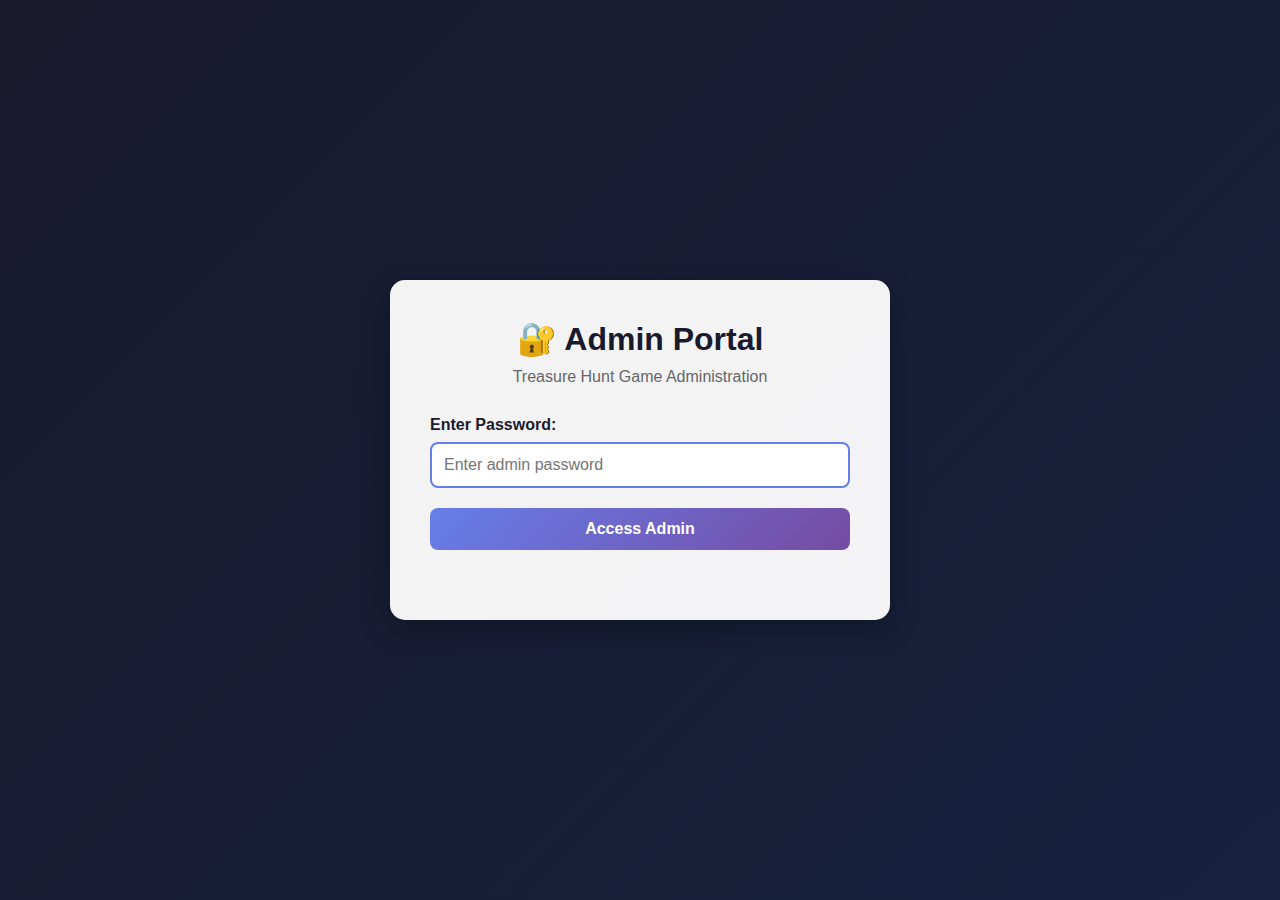
<file: admin/index.html>
<!DOCTYPE html>
<html lang="en">
<head>
    <meta charset="UTF-8">
    <meta name="viewport" content="width=device-width, initial-scale=1.0">
    <title>Admin Portal - Treasure Hunt Game</title>
    <style>
        * {
            margin: 0;
            padding: 0;
            box-sizing: border-box;
        }

        body {
            font-family: 'Inter', sans-serif;
            background: linear-gradient(135deg, #1a1a2e 0%, #16213e 100%);
            min-height: 100vh;
            display: flex;
            align-items: center;
            justify-content: center;
            padding: 20px;
        }

        .admin-container {
            background: rgba(255, 255, 255, 0.95);
            border-radius: 15px;
            padding: 40px;
            max-width: 500px;
            width: 100%;
            box-shadow: 0 10px 30px rgba(0, 0, 0, 0.3);
        }

        .admin-header {
            text-align: center;
            margin-bottom: 30px;
        }

        .admin-header h1 {
            color: #1a1a2e;
            font-size: 2rem;
            margin-bottom: 10px;
        }

        .admin-header p {
            color: #666;
            font-size: 1rem;
        }

        .password-form {
            margin-bottom: 30px;
        }

        .form-group {
            margin-bottom: 20px;
        }

        .form-group label {
            display: block;
            margin-bottom: 8px;
            font-weight: 600;
            color: #1a1a2e;
        }

        .form-group input {
            width: 100%;
            padding: 12px;
            border: 2px solid #e0e0e0;
            border-radius: 8px;
            font-size: 1rem;
            font-family: 'Inter', sans-serif;
            transition: border-color 0.3s;
        }

        .form-group input:focus {
            outline: none;
            border-color: #667eea;
        }

        .btn-submit {
            width: 100%;
            padding: 12px;
            background: linear-gradient(135deg, #667eea 0%, #764ba2 100%);
            color: white;
            border: none;
            border-radius: 8px;
            font-size: 1rem;
            font-weight: 600;
            cursor: pointer;
            transition: transform 0.2s;
        }

        .btn-submit:hover {
            transform: translateY(-2px);
        }

        .error-message {
            color: #e94560;
            font-size: 0.9rem;
            margin-top: 10px;
            text-align: center;
            display: none;
        }

        .error-message.show {
            display: block;
        }

        .admin-links {
            display: none;
        }

        .admin-links.show {
            display: block;
        }

        .admin-links h2 {
            color: #1a1a2e;
            margin-bottom: 20px;
            font-size: 1.5rem;
            text-align: center;
        }

        .links-list {
            list-style: none;
        }

        .links-list li {
            margin-bottom: 15px;
        }

        .links-list a {
            display: block;
            padding: 15px 20px;
            background: linear-gradient(135deg, #667eea 0%, #764ba2 100%);
            color: white;
            text-decoration: none;
            border-radius: 8px;
            text-align: center;
            font-weight: 600;
            transition: transform 0.2s, box-shadow 0.2s;
        }

        .links-list a:hover {
            transform: translateY(-2px);
            box-shadow: 0 5px 15px rgba(102, 126, 234, 0.4);
        }

        .links-list a.coming-soon {
            background: #ccc;
            cursor: not-allowed;
            opacity: 0.6;
        }

        .links-list a.coming-soon:hover {
            transform: none;
            box-shadow: none;
        }
    </style>
</head>
<body>
    <div class="admin-container">
        <div class="admin-header">
            <h1>🔐 Admin Portal</h1>
            <p>Treasure Hunt Game Administration</p>
        </div>

        <!-- Password Form -->
        <div class="password-form" id="password-form">
            <div class="form-group">
                <label for="password-input">Enter Password:</label>
                <input type="password" id="password-input" placeholder="Enter admin password" autocomplete="off">
            </div>
            <button class="btn-submit" onclick="checkPassword()">Access Admin</button>
            <div class="error-message" id="error-message">Incorrect password. Please try again.</div>
        </div>

        <!-- Admin Links (shown after correct password) -->
        <div class="admin-links" id="admin-links">
            <h2>Admin Dashboard</h2>
            <ul class="links-list">
                <li>
                    <a href="../index.html" target="_blank">🎮 Launch Game</a>
                </li>
                <li>
                    <a href="../admin-dashboard.html" target="_blank">📊 Admin Dashboard</a>
                </li>
                <li>
                    <a href="../feedback-stats.html" target="_blank">💬 Feedback Statistics</a>
                </li>
                <li>
                    <a href="../booking.html" target="_blank">📅 Game Booking Page</a>
                </li>
            </ul>
        </div>
    </div>

    <script>
        const ADMIN_PASSWORD = 'chicken';

        function checkPassword() {
            const passwordInput = document.getElementById('password-input');
            const errorMessage = document.getElementById('error-message');
            const passwordForm = document.getElementById('password-form');
            const adminLinks = document.getElementById('admin-links');

            const enteredPassword = passwordInput.value.trim();

            if (enteredPassword === ADMIN_PASSWORD) {
                // Correct password - show admin links
                passwordForm.style.display = 'none';
                adminLinks.classList.add('show');
                errorMessage.classList.remove('show');
            } else {
                // Incorrect password - show error
                errorMessage.classList.add('show');
                passwordInput.value = '';
                passwordInput.focus();
            }
        }

        // Allow Enter key to submit password
        document.getElementById('password-input').addEventListener('keypress', function(e) {
            if (e.key === 'Enter') {
                checkPassword();
            }
        });

        // Focus on password input when page loads
        window.addEventListener('load', function() {
            document.getElementById('password-input').focus();
        });
    </script>
</body>
</html>
</file>
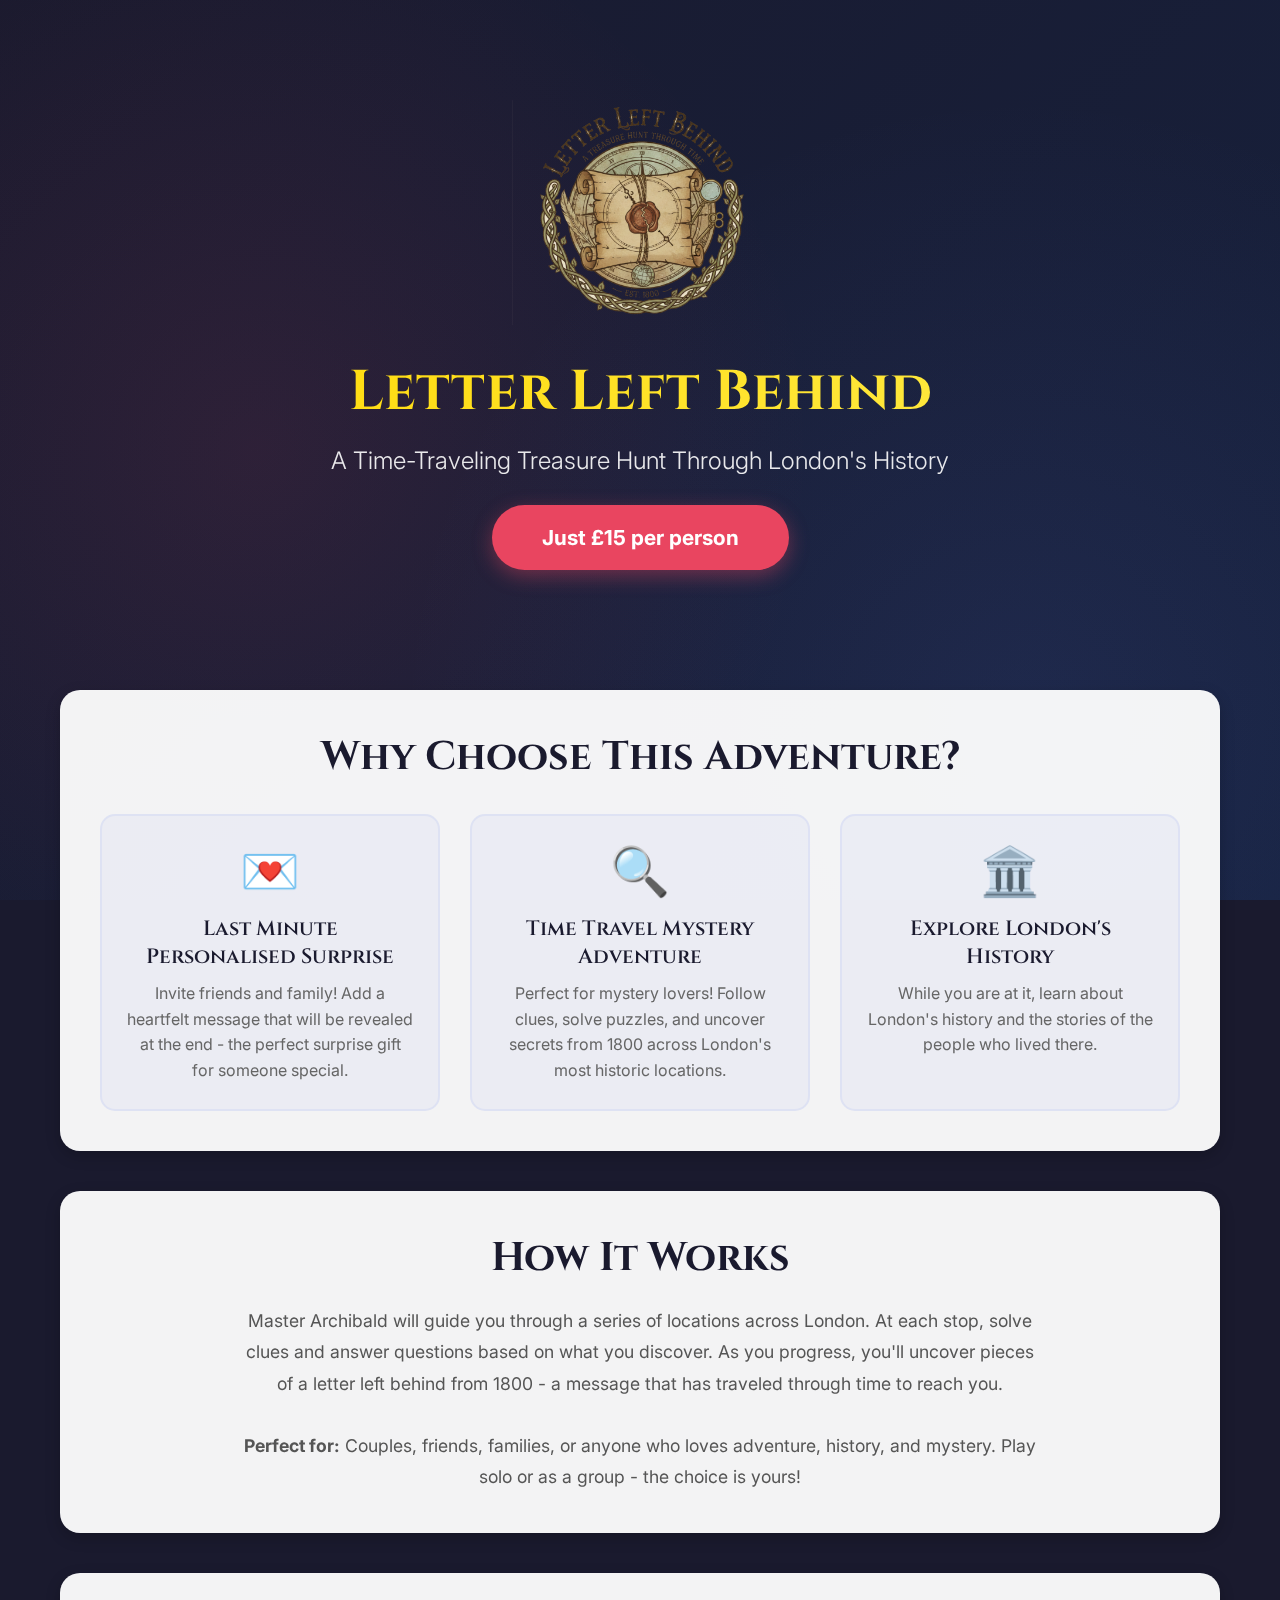
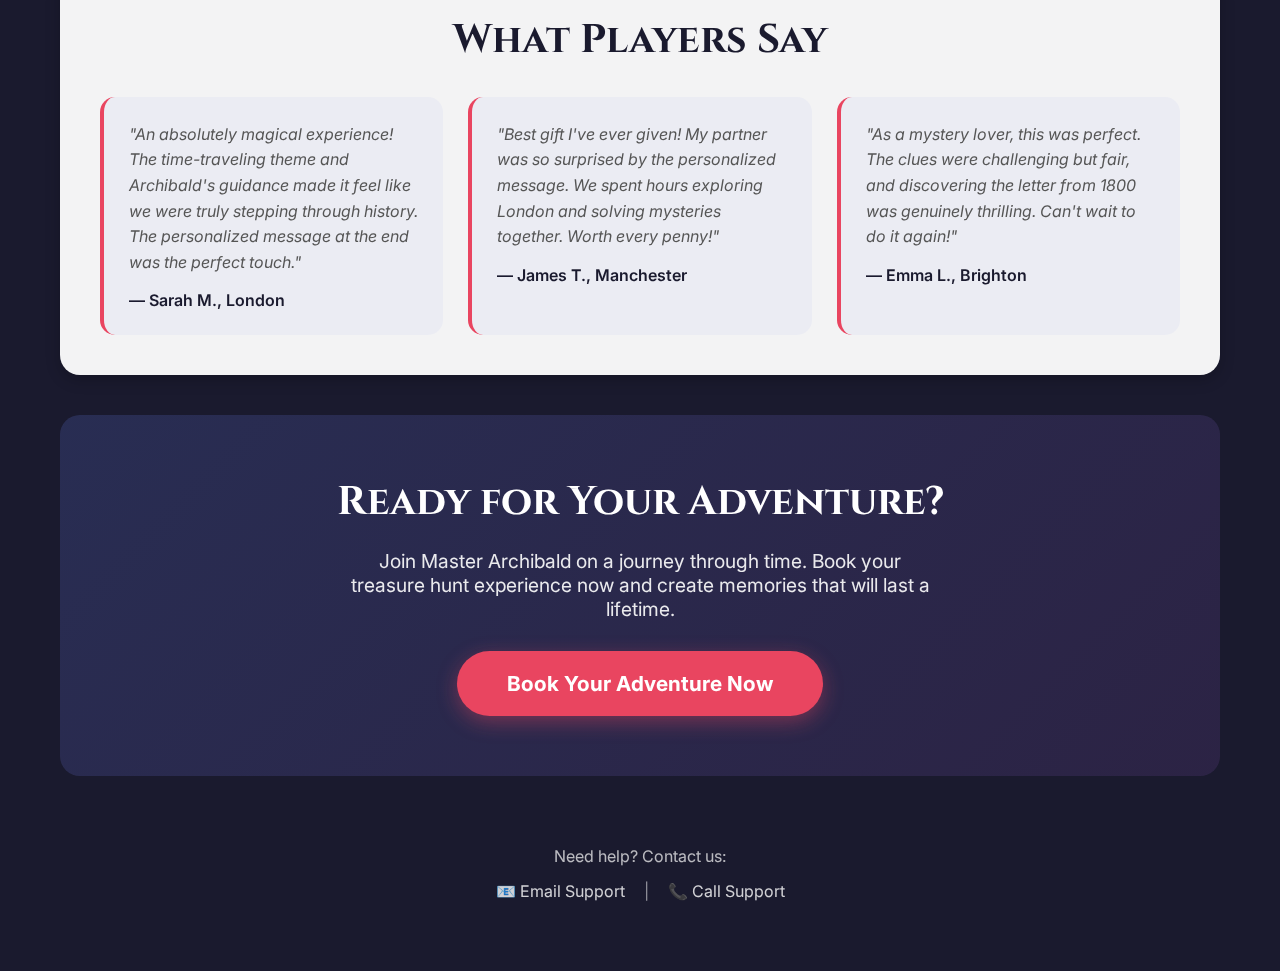
<file: landing.html>
<!DOCTYPE html>
<html lang="en">
<head>
    <meta charset="UTF-8">
    <meta name="viewport" content="width=device-width, initial-scale=1.0">
    <title>Letter Left Behind - Time-Traveling Treasure Hunt in London</title>
    <link rel="preconnect" href="https://fonts.googleapis.com">
    <link rel="preconnect" href="https://fonts.gstatic.com" crossorigin>
    <link href="https://fonts.googleapis.com/css2?family=Cinzel:wght@400;600;700&family=Inter:wght@300;400;500;600;700&display=swap" rel="stylesheet">
    <link rel="stylesheet" href="styles.css">
    <style>
        .landing-container {
            max-width: 1200px;
            margin: 0 auto;
            padding: 40px 20px;
        }

        .hero-section {
            text-align: center;
            padding: 60px 20px;
            margin-bottom: 60px;
        }

        .hero-logo {
            max-width: 300px;
            height: auto;
            margin-bottom: 30px;
        }

        .hero-title {
            font-family: 'Cinzel', serif;
            font-size: 3.5rem;
            font-weight: 700;
            background: linear-gradient(135deg, #ffd700, #ffed4e);
            -webkit-background-clip: text;
            -webkit-text-fill-color: transparent;
            background-clip: text;
            margin-bottom: 20px;
            line-height: 1.2;
        }

        .hero-subtitle {
            font-size: 1.5rem;
            color: rgba(255, 255, 255, 0.9);
            margin-bottom: 30px;
            font-weight: 300;
        }

        .price-badge {
            display: inline-block;
            background: var(--accent-color);
            color: white;
            padding: 15px 30px;
            border-radius: 50px;
            font-size: 1.3rem;
            font-weight: 700;
            margin-bottom: 40px;
            box-shadow: 0 4px 15px rgba(233, 69, 96, 0.4);
        }

        .feature-section {
            background: var(--card-bg);
            color: var(--text-dark);
            border-radius: 20px;
            padding: 40px;
            margin-bottom: 40px;
            box-shadow: var(--shadow-light);
        }

        .feature-grid {
            display: grid;
            grid-template-columns: repeat(auto-fit, minmax(280px, 1fr));
            gap: 30px;
            margin-top: 30px;
        }

        .feature-card {
            text-align: center;
            padding: 25px;
            background: rgba(102, 126, 234, 0.05);
            border-radius: 15px;
            border: 2px solid rgba(102, 126, 234, 0.1);
            transition: transform 0.3s, box-shadow 0.3s;
        }

        .feature-card:hover {
            transform: translateY(-5px);
            box-shadow: 0 10px 25px rgba(0, 0, 0, 0.15);
        }

        .feature-icon {
            font-size: 3rem;
            margin-bottom: 15px;
        }

        .feature-title {
            font-family: 'Cinzel', serif;
            font-size: 1.3rem;
            color: var(--primary-color);
            margin-bottom: 10px;
            font-weight: 600;
        }

        .feature-text {
            color: #666;
            line-height: 1.6;
        }

        .section-title {
            font-family: 'Cinzel', serif;
            font-size: 2.5rem;
            color: var(--primary-color);
            margin-bottom: 20px;
            text-align: center;
        }

        .testimonials-section {
            background: var(--card-bg);
            color: var(--text-dark);
            border-radius: 20px;
            padding: 40px;
            margin-bottom: 40px;
            box-shadow: var(--shadow-light);
        }

        .testimonials-grid {
            display: grid;
            grid-template-columns: repeat(auto-fit, minmax(300px, 1fr));
            gap: 25px;
            margin-top: 30px;
        }

        .testimonial-card {
            background: rgba(102, 126, 234, 0.05);
            padding: 25px;
            border-radius: 15px;
            border-left: 4px solid var(--accent-color);
        }

        .testimonial-text {
            font-style: italic;
            color: #555;
            margin-bottom: 15px;
            line-height: 1.6;
        }

        .testimonial-author {
            font-weight: 600;
            color: var(--primary-color);
        }

        .cta-section {
            text-align: center;
            padding: 60px 20px;
            background: linear-gradient(135deg, rgba(102, 126, 234, 0.2), rgba(118, 75, 162, 0.2));
            border-radius: 20px;
            margin-bottom: 40px;
        }

        .cta-title {
            font-family: 'Cinzel', serif;
            font-size: 2.5rem;
            color: white;
            margin-bottom: 20px;
        }

        .cta-text {
            font-size: 1.2rem;
            color: rgba(255, 255, 255, 0.9);
            margin-bottom: 30px;
            max-width: 600px;
            margin-left: auto;
            margin-right: auto;
        }

        .btn-booking {
            background: var(--accent-color);
            color: white;
            padding: 20px 50px;
            border: none;
            border-radius: 50px;
            font-size: 1.3rem;
            font-weight: 700;
            cursor: pointer;
            transition: all 0.3s;
            box-shadow: 0 6px 20px rgba(233, 69, 96, 0.4);
            text-decoration: none;
            display: inline-block;
            font-family: 'Inter', sans-serif;
        }

        .btn-booking:hover {
            transform: translateY(-3px);
            box-shadow: 0 8px 25px rgba(233, 69, 96, 0.6);
        }

        .support-links {
            text-align: center;
            padding: 30px 20px;
            margin-top: 40px;
        }

        .support-links a {
            color: rgba(255, 255, 255, 0.8);
            text-decoration: none;
            margin: 0 15px;
            transition: color 0.3s;
        }

        .support-links a:hover {
            color: var(--accent-color);
        }

        @media (max-width: 768px) {
            .hero-title {
                font-size: 2.5rem;
            }

            .hero-subtitle {
                font-size: 1.2rem;
            }

            .feature-grid,
            .testimonials-grid {
                grid-template-columns: 1fr;
            }

            .section-title {
                font-size: 2rem;
            }

            .btn-booking {
                padding: 18px 40px;
                font-size: 1.1rem;
            }
        }
    </style>
</head>
<body>
    <div class="landing-container">
        <!-- Hero Section -->
        <div class="hero-section">
            <img src="images/letter-left-behind-logo.png" alt="Letter Left Behind" class="hero-logo" onerror="this.style.display='none';">
            <h1 class="hero-title">Letter Left Behind</h1>
            <p class="hero-subtitle">A Time-Traveling Treasure Hunt Through London's History</p>
            <a href="booking.html" class="btn-booking">Just £15 per person</a>
            <!-- <div class="price-badge">Just £15 per person</div> --> 
        </div>

        <!-- Features Section -->
        <div class="feature-section">
            <h2 class="section-title">Why Choose This Adventure?</h2>
            <div class="feature-grid">
                <div class="feature-card">
                    <div class="feature-icon">💌</div>
                    <h3 class="feature-title">Last Minute Personalised Surprise</h3>
                    <p class="feature-text">Invite friends and family! Add a heartfelt message that will be revealed at the end - the perfect surprise gift for someone special.</p>
                </div>
                <div class="feature-card">
                    <div class="feature-icon">🔍</div>
                    <h3 class="feature-title">Time Travel Mystery Adventure</h3>
                    <p class="feature-text">Perfect for mystery lovers! Follow clues, solve puzzles, and uncover secrets from 1800 across London's most historic locations.</p>
                </div>
                <div class="feature-card">
                    <div class="feature-icon">🏛️</div>
                    <h3 class="feature-title">Explore London's History</h3>
                    <p class="feature-text">While you are at it, learn about London's history and the stories of the people who lived there.</p>
                </div>
            </div>
        </div>

        <!-- How It Works -->
        <div class="feature-section">
            <h2 class="section-title">How It Works</h2>
            <div style="max-width: 800px; margin: 0 auto;">
                <p style="font-size: 1.1rem; line-height: 1.8; color: #555; text-align: center; margin-bottom: 30px;">
                    Master Archibald will guide you through a series of locations across London. At each stop, solve clues and answer questions based on what you discover. As you progress, you'll uncover pieces of a letter left behind from 1800 - a message that has traveled through time to reach you.
                </p>
                <p style="font-size: 1.1rem; line-height: 1.8; color: #555; text-align: center;">
                    <strong>Perfect for:</strong> Couples, friends, families, or anyone who loves adventure, history, and mystery. Play solo or as a group - the choice is yours!
                </p>
            </div>
        </div>

        <!-- Testimonials -->
        <div class="testimonials-section">
            <h2 class="section-title">What Players Say</h2>
            <div class="testimonials-grid">
                <div class="testimonial-card">
                    <p class="testimonial-text">"An absolutely magical experience! The time-traveling theme and Archibald's guidance made it feel like we were truly stepping through history. The personalized message at the end was the perfect touch."</p>
                    <p class="testimonial-author">— Sarah M., London</p>
                </div>
                <div class="testimonial-card">
                    <p class="testimonial-text">"Best gift I've ever given! My partner was so surprised by the personalized message. We spent hours exploring London and solving mysteries together. Worth every penny!"</p>
                    <p class="testimonial-author">— James T., Manchester</p>
                </div>
                <div class="testimonial-card">
                    <p class="testimonial-text">"As a mystery lover, this was perfect. The clues were challenging but fair, and discovering the letter from 1800 was genuinely thrilling. Can't wait to do it again!"</p>
                    <p class="testimonial-author">— Emma L., Brighton</p>
                </div>
            </div>
        </div>

        <!-- CTA Section -->
        <div class="cta-section">
            <h2 class="cta-title">Ready for Your Adventure?</h2>
            <p class="cta-text">Join Master Archibald on a journey through time. Book your treasure hunt experience now and create memories that will last a lifetime.</p>
            <a href="booking.html" class="btn-booking">Book Your Adventure Now</a>
        </div>

        <!-- Support Links -->
        <div class="support-links">
            <p style="margin-bottom: 15px; color: rgba(255, 255, 255, 0.7);">Need help? Contact us:</p>
            <a href="mailto:meghana.shettigar@gmail.com?subject=Question about Letter Left Behind">📧 Email Support</a>
            <span style="color: rgba(255, 255, 255, 0.5);">|</span>
            <a href="tel:+447435672248">📞 Call Support</a>
        </div>
    </div>
</body>
</html>
</file>
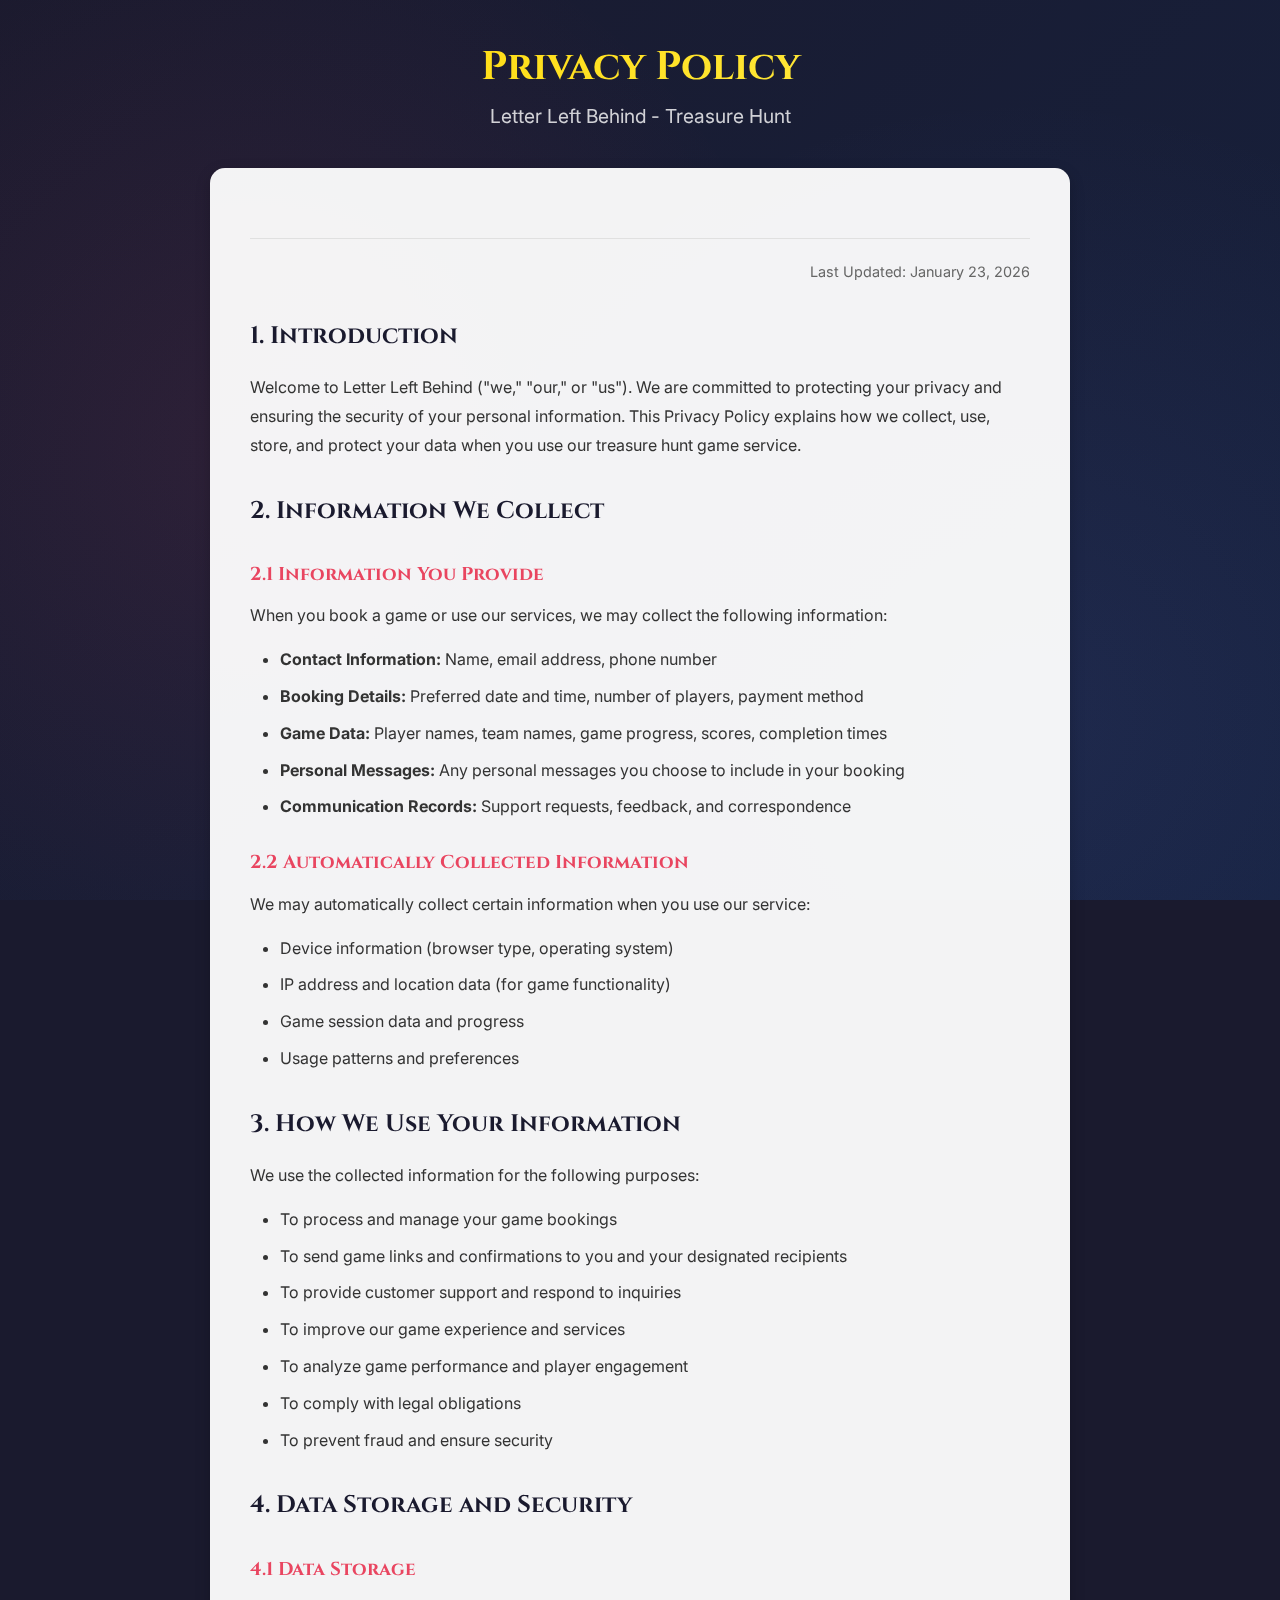
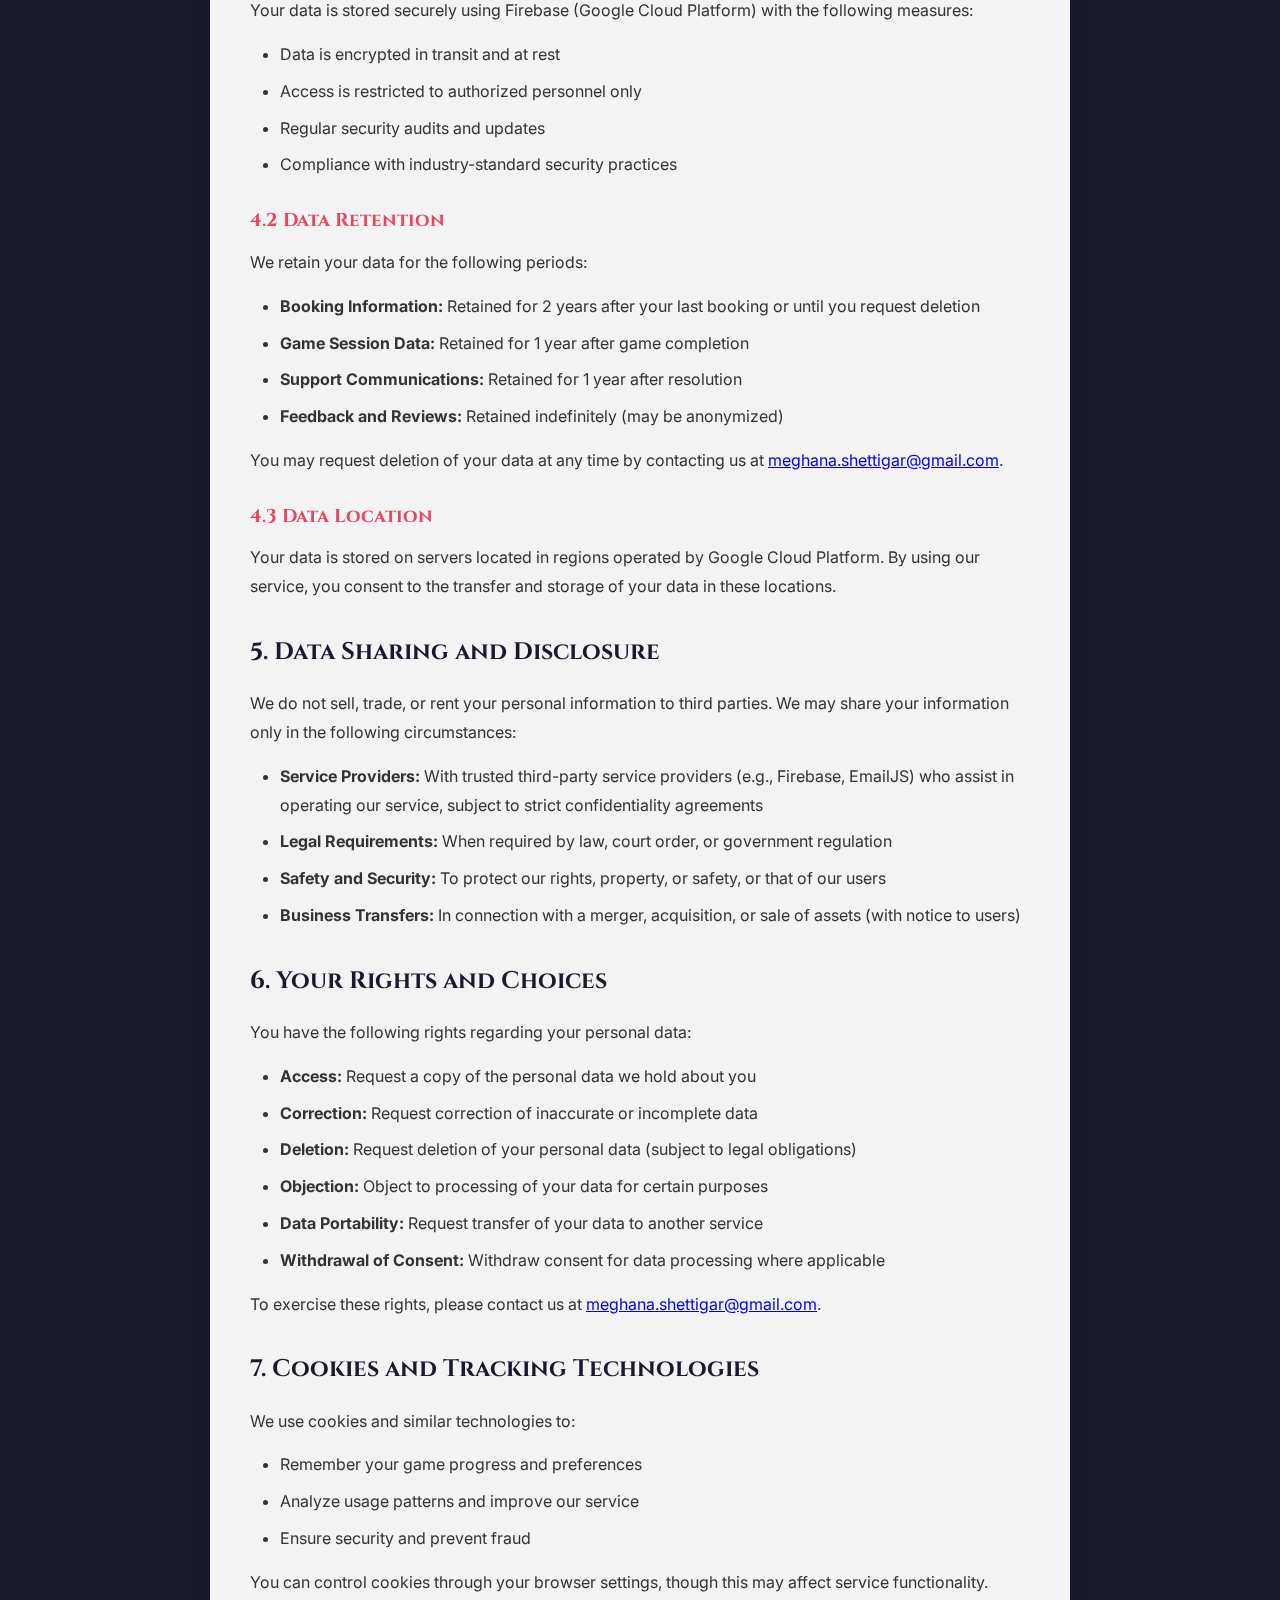
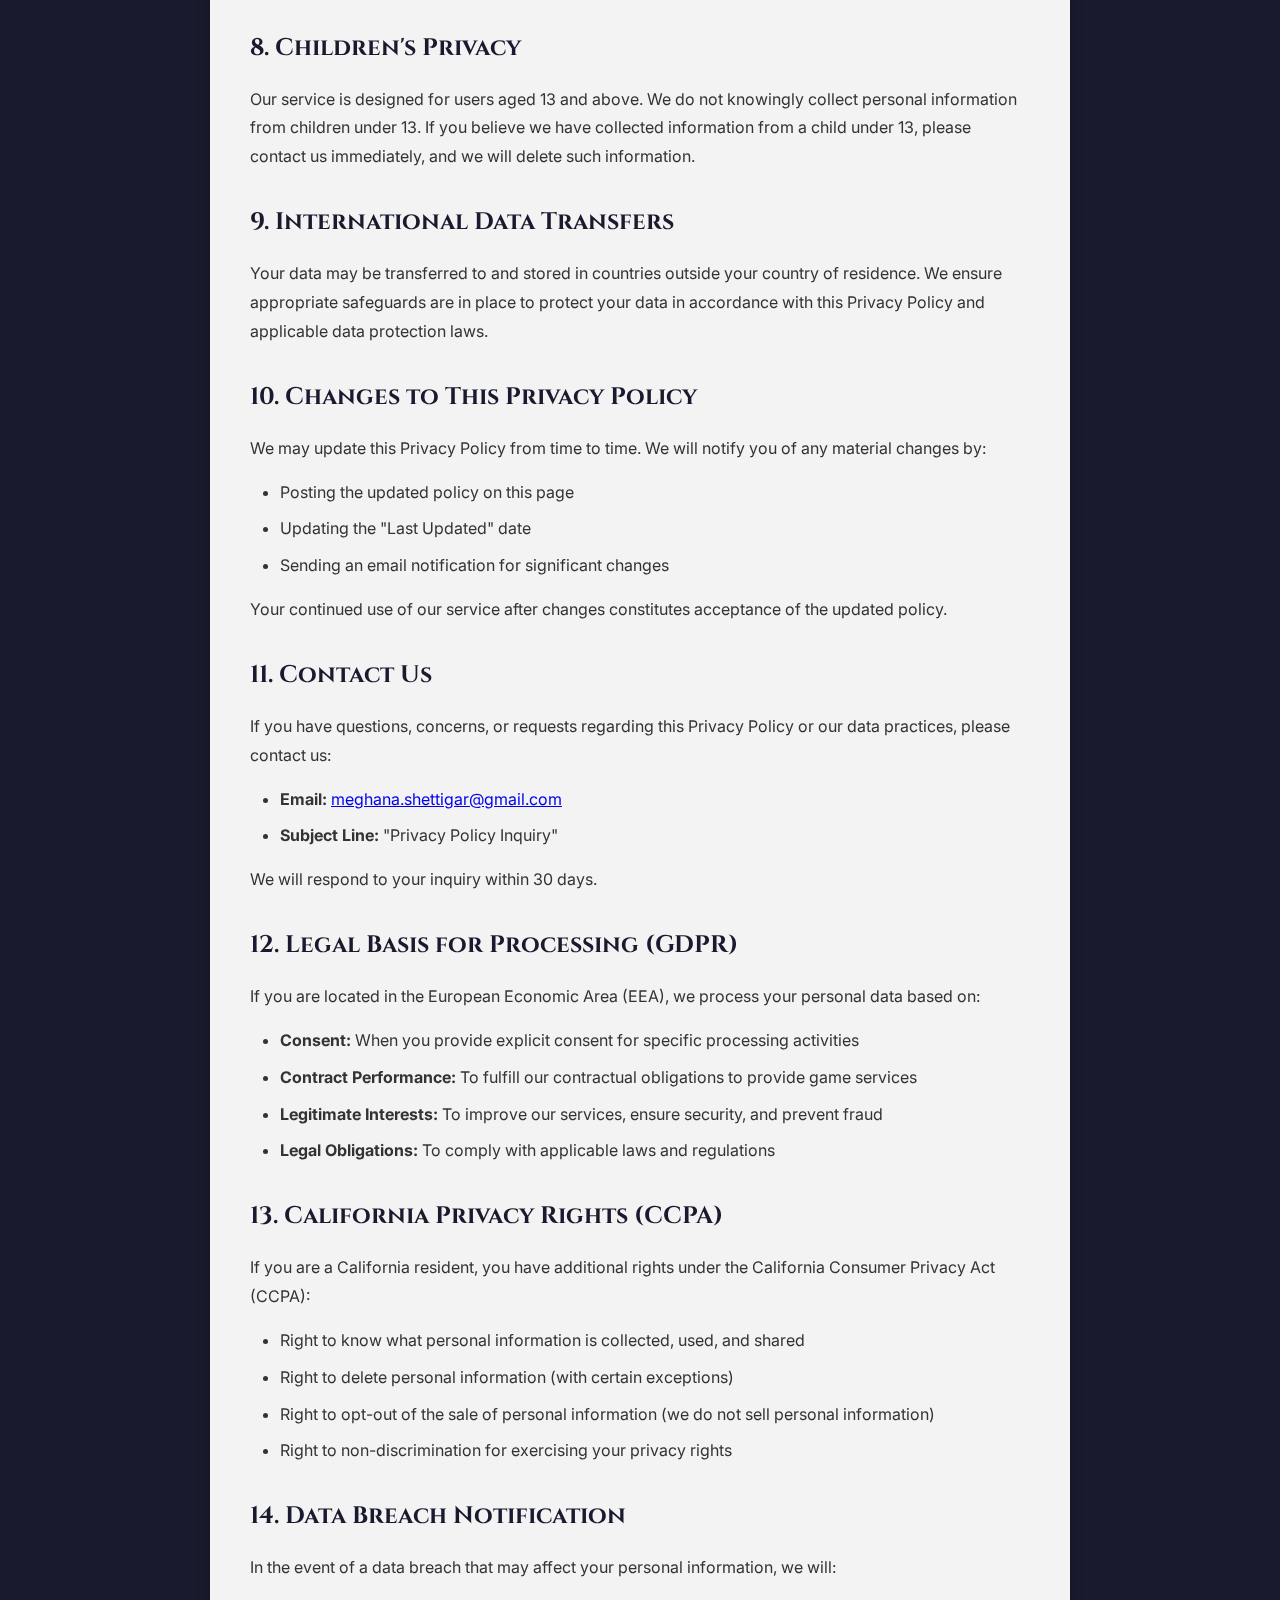
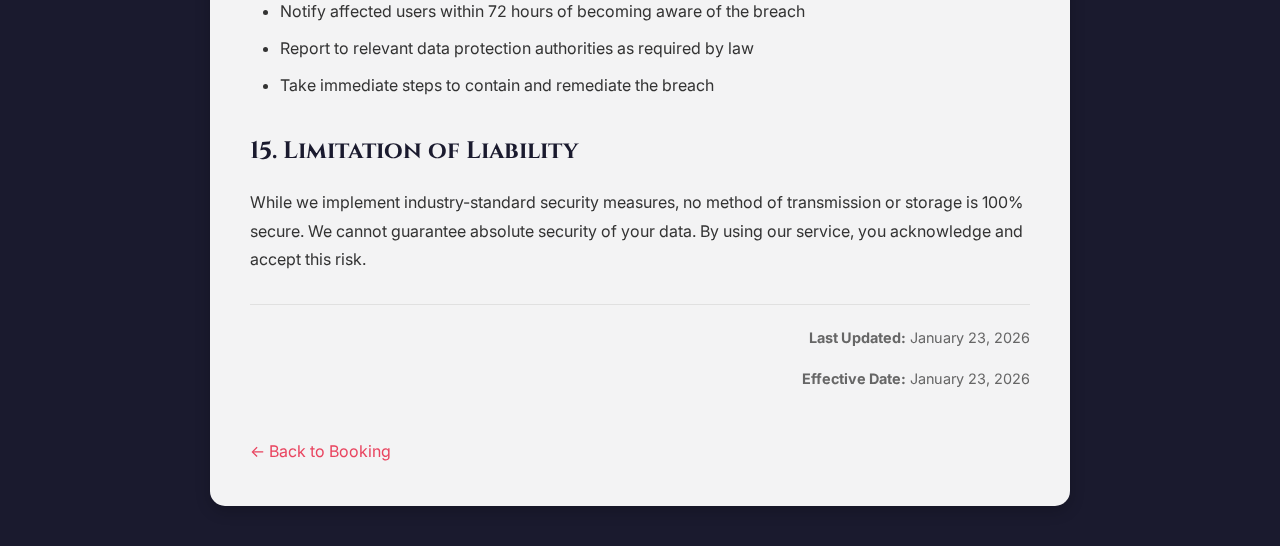
<file: privacy-policy.html>
<!DOCTYPE html>
<html lang="en">
<head>
    <meta charset="UTF-8">
    <meta name="viewport" content="width=device-width, initial-scale=1.0">
    <title>Privacy Policy - Letter Left Behind</title>
    <link rel="preconnect" href="https://fonts.googleapis.com">
    <link rel="preconnect" href="https://fonts.gstatic.com" crossorigin>
    <link href="https://fonts.googleapis.com/css2?family=Cinzel:wght@400;600;700&family=Inter:wght@300;400;500;600;700&display=swap" rel="stylesheet">
    <link rel="stylesheet" href="styles.css">
    <style>
        .policy-container {
            max-width: 900px;
            margin: 0 auto;
            padding: 40px 20px;
            color: var(--text-dark);
        }
        .policy-header {
            text-align: center;
            margin-bottom: 40px;
        }
        .policy-content {
            background: var(--card-bg);
            border-radius: 15px;
            padding: 40px;
            box-shadow: var(--shadow-light);
            line-height: 1.8;
        }
        .policy-content h2 {
            font-family: 'Cinzel', serif;
            color: var(--primary-color);
            margin-top: 30px;
            margin-bottom: 15px;
        }
        .policy-content h2:first-child {
            margin-top: 0;
        }
        .policy-content h3 {
            font-family: 'Cinzel', serif;
            color: var(--accent-color);
            margin-top: 25px;
            margin-bottom: 10px;
        }
        .policy-content p {
            margin-bottom: 15px;
        }
        .policy-content ul, .policy-content ol {
            margin-bottom: 15px;
            padding-left: 30px;
        }
        .policy-content li {
            margin-bottom: 8px;
        }
        .back-link {
            display: inline-block;
            margin-top: 30px;
            color: var(--accent-color);
            text-decoration: none;
        }
        .back-link:hover {
            text-decoration: underline;
        }
        .last-updated {
            text-align: right;
            font-size: 0.9rem;
            color: #666;
            margin-top: 30px;
            padding-top: 20px;
            border-top: 1px solid #e0e0e0;
        }
    </style>
</head>
<body>
    <div class="policy-container">
        <div class="policy-header">
            <h1 class="game-title">Privacy Policy</h1>
            <p class="game-subtitle">Letter Left Behind - Treasure Hunt</p>
        </div>

        <div class="policy-content">
            <p class="last-updated">Last Updated: January 23, 2026</p>

            <h2>1. Introduction</h2>
            <p>Welcome to Letter Left Behind ("we," "our," or "us"). We are committed to protecting your privacy and ensuring the security of your personal information. This Privacy Policy explains how we collect, use, store, and protect your data when you use our treasure hunt game service.</p>

            <h2>2. Information We Collect</h2>
            <h3>2.1 Information You Provide</h3>
            <p>When you book a game or use our services, we may collect the following information:</p>
            <ul>
                <li><strong>Contact Information:</strong> Name, email address, phone number</li>
                <li><strong>Booking Details:</strong> Preferred date and time, number of players, payment method</li>
                <li><strong>Game Data:</strong> Player names, team names, game progress, scores, completion times</li>
                <li><strong>Personal Messages:</strong> Any personal messages you choose to include in your booking</li>
                <li><strong>Communication Records:</strong> Support requests, feedback, and correspondence</li>
            </ul>

            <h3>2.2 Automatically Collected Information</h3>
            <p>We may automatically collect certain information when you use our service:</p>
            <ul>
                <li>Device information (browser type, operating system)</li>
                <li>IP address and location data (for game functionality)</li>
                <li>Game session data and progress</li>
                <li>Usage patterns and preferences</li>
            </ul>

            <h2>3. How We Use Your Information</h2>
            <p>We use the collected information for the following purposes:</p>
            <ul>
                <li>To process and manage your game bookings</li>
                <li>To send game links and confirmations to you and your designated recipients</li>
                <li>To provide customer support and respond to inquiries</li>
                <li>To improve our game experience and services</li>
                <li>To analyze game performance and player engagement</li>
                <li>To comply with legal obligations</li>
                <li>To prevent fraud and ensure security</li>
            </ul>

            <h2>4. Data Storage and Security</h2>
            <h3>4.1 Data Storage</h3>
            <p>Your data is stored securely using Firebase (Google Cloud Platform) with the following measures:</p>
            <ul>
                <li>Data is encrypted in transit and at rest</li>
                <li>Access is restricted to authorized personnel only</li>
                <li>Regular security audits and updates</li>
                <li>Compliance with industry-standard security practices</li>
            </ul>

            <h3>4.2 Data Retention</h3>
            <p>We retain your data for the following periods:</p>
            <ul>
                <li><strong>Booking Information:</strong> Retained for 2 years after your last booking or until you request deletion</li>
                <li><strong>Game Session Data:</strong> Retained for 1 year after game completion</li>
                <li><strong>Support Communications:</strong> Retained for 1 year after resolution</li>
                <li><strong>Feedback and Reviews:</strong> Retained indefinitely (may be anonymized)</li>
            </ul>
            <p>You may request deletion of your data at any time by contacting us at <a href="mailto:meghana.shettigar@gmail.com">meghana.shettigar@gmail.com</a>.</p>

            <h3>4.3 Data Location</h3>
            <p>Your data is stored on servers located in regions operated by Google Cloud Platform. By using our service, you consent to the transfer and storage of your data in these locations.</p>

            <h2>5. Data Sharing and Disclosure</h2>
            <p>We do not sell, trade, or rent your personal information to third parties. We may share your information only in the following circumstances:</p>
            <ul>
                <li><strong>Service Providers:</strong> With trusted third-party service providers (e.g., Firebase, EmailJS) who assist in operating our service, subject to strict confidentiality agreements</li>
                <li><strong>Legal Requirements:</strong> When required by law, court order, or government regulation</li>
                <li><strong>Safety and Security:</strong> To protect our rights, property, or safety, or that of our users</li>
                <li><strong>Business Transfers:</strong> In connection with a merger, acquisition, or sale of assets (with notice to users)</li>
            </ul>

            <h2>6. Your Rights and Choices</h2>
            <p>You have the following rights regarding your personal data:</p>
            <ul>
                <li><strong>Access:</strong> Request a copy of the personal data we hold about you</li>
                <li><strong>Correction:</strong> Request correction of inaccurate or incomplete data</li>
                <li><strong>Deletion:</strong> Request deletion of your personal data (subject to legal obligations)</li>
                <li><strong>Objection:</strong> Object to processing of your data for certain purposes</li>
                <li><strong>Data Portability:</strong> Request transfer of your data to another service</li>
                <li><strong>Withdrawal of Consent:</strong> Withdraw consent for data processing where applicable</li>
            </ul>
            <p>To exercise these rights, please contact us at <a href="mailto:meghana.shettigar@gmail.com">meghana.shettigar@gmail.com</a>.</p>

            <h2>7. Cookies and Tracking Technologies</h2>
            <p>We use cookies and similar technologies to:</p>
            <ul>
                <li>Remember your game progress and preferences</li>
                <li>Analyze usage patterns and improve our service</li>
                <li>Ensure security and prevent fraud</li>
            </ul>
            <p>You can control cookies through your browser settings, though this may affect service functionality.</p>

            <h2>8. Children's Privacy</h2>
            <p>Our service is designed for users aged 13 and above. We do not knowingly collect personal information from children under 13. If you believe we have collected information from a child under 13, please contact us immediately, and we will delete such information.</p>

            <h2>9. International Data Transfers</h2>
            <p>Your data may be transferred to and stored in countries outside your country of residence. We ensure appropriate safeguards are in place to protect your data in accordance with this Privacy Policy and applicable data protection laws.</p>

            <h2>10. Changes to This Privacy Policy</h2>
            <p>We may update this Privacy Policy from time to time. We will notify you of any material changes by:</p>
            <ul>
                <li>Posting the updated policy on this page</li>
                <li>Updating the "Last Updated" date</li>
                <li>Sending an email notification for significant changes</li>
            </ul>
            <p>Your continued use of our service after changes constitutes acceptance of the updated policy.</p>

            <h2>11. Contact Us</h2>
            <p>If you have questions, concerns, or requests regarding this Privacy Policy or our data practices, please contact us:</p>
            <ul>
                <li><strong>Email:</strong> <a href="mailto:meghana.shettigar@gmail.com">meghana.shettigar@gmail.com</a></li>
                <li><strong>Subject Line:</strong> "Privacy Policy Inquiry"</li>
            </ul>
            <p>We will respond to your inquiry within 30 days.</p>

            <h2>12. Legal Basis for Processing (GDPR)</h2>
            <p>If you are located in the European Economic Area (EEA), we process your personal data based on:</p>
            <ul>
                <li><strong>Consent:</strong> When you provide explicit consent for specific processing activities</li>
                <li><strong>Contract Performance:</strong> To fulfill our contractual obligations to provide game services</li>
                <li><strong>Legitimate Interests:</strong> To improve our services, ensure security, and prevent fraud</li>
                <li><strong>Legal Obligations:</strong> To comply with applicable laws and regulations</li>
            </ul>

            <h2>13. California Privacy Rights (CCPA)</h2>
            <p>If you are a California resident, you have additional rights under the California Consumer Privacy Act (CCPA):</p>
            <ul>
                <li>Right to know what personal information is collected, used, and shared</li>
                <li>Right to delete personal information (with certain exceptions)</li>
                <li>Right to opt-out of the sale of personal information (we do not sell personal information)</li>
                <li>Right to non-discrimination for exercising your privacy rights</li>
            </ul>

            <h2>14. Data Breach Notification</h2>
            <p>In the event of a data breach that may affect your personal information, we will:</p>
            <ul>
                <li>Notify affected users within 72 hours of becoming aware of the breach</li>
                <li>Report to relevant data protection authorities as required by law</li>
                <li>Take immediate steps to contain and remediate the breach</li>
            </ul>

            <h2>15. Limitation of Liability</h2>
            <p>While we implement industry-standard security measures, no method of transmission or storage is 100% secure. We cannot guarantee absolute security of your data. By using our service, you acknowledge and accept this risk.</p>

            <div class="last-updated">
                <p><strong>Last Updated:</strong> January 23, 2026</p>
                <p><strong>Effective Date:</strong> January 23, 2026</p>
            </div>

            <a href="booking.html" class="back-link">← Back to Booking</a>
        </div>
    </div>
</body>
</html>
</file>
<file: styles.css>
* {
    margin: 0;
    padding: 0;
    box-sizing: border-box;
}

:root {
    --primary-color: #1a1a2e;
    --secondary-color: #16213e;
    --accent-color: #e94560;
    --gold-color: #ffd700;
    --text-light: #f5f5f5;
    --text-dark: #333;
    --bg-gradient: linear-gradient(135deg, #667eea 0%, #764ba2 100%);
    --card-bg: rgba(255, 255, 255, 0.95);
    --shadow: 0 10px 30px rgba(0, 0, 0, 0.3);
    --shadow-light: 0 5px 15px rgba(0, 0, 0, 0.2);
}

html {
    scroll-behavior: smooth;
}

body {
    font-family: 'Inter', sans-serif;
    background: var(--primary-color);
    color: var(--text-light);
    overflow-x: hidden;
    min-height: 100vh;
    position: relative;
}

body::before {
    content: '';
    position: fixed;
    top: 0;
    left: 0;
    width: 100%;
    height: 100%;
    background: 
        radial-gradient(circle at 20% 50%, rgba(233, 69, 96, 0.1) 0%, transparent 50%),
        radial-gradient(circle at 80% 80%, rgba(102, 126, 234, 0.1) 0%, transparent 50%),
        linear-gradient(135deg, #1a1a2e 0%, #16213e 100%);
    z-index: -1;
}

.screen {
    display: none;
    min-height: 100vh;
    padding: 20px;
    animation: fadeIn 0.5s ease-in;
}

.screen.active {
    display: block;
}

@keyframes fadeIn {
    from {
        opacity: 0;
        transform: translateY(20px);
    }
    to {
        opacity: 1;
        transform: translateY(0);
    }
}

/* Tutorial Screen */
.tutorial-container {
    max-width: 700px;
    margin: 0 auto;
    padding: 20px;
    text-align: center;
}

.tutorial-header {
    margin-bottom: 30px;
}

.tutorial-content {
    padding: 10px;
    text-align: left;
    margin-bottom: 20px;
}

.tutorial-section {
    background: var(--card-bg);
    color: var(--text-dark);
    border-radius: 15px;
    padding: 25px;
    margin-bottom: 20px;
    box-shadow: var(--shadow-light);
}

.tutorial-icon {
    font-size: 2.5rem;
    margin-bottom: 15px;
    text-align: center;
}

.tutorial-section h3 {
    font-family: 'Cinzel', serif;
    font-size: 1.5rem;
    color: var(--primary-color);
    margin-bottom: 15px;
    text-align: center;
}

.tutorial-section p {
    font-size: 1rem;
    line-height: 1.8;
    color: var(--text-dark);
    margin-bottom: 15px;
}

.tutorial-list {
    list-style: none;
    padding-left: 0;
    margin: 15px 0;
}

.tutorial-list li {
    padding: 12px 15px;
    margin-bottom: 10px;
    background: rgba(102, 126, 234, 0.05);
    border-left: 4px solid var(--accent-color);
    border-radius: 8px;
    line-height: 1.6;
    font-size: 0.95rem;
}

.tutorial-list li strong {
    color: var(--primary-color);
    font-weight: 600;
}

.tutorial-list ol {
    counter-reset: tutorial-counter;
    padding-left: 0;
    list-style: none;
}

.tutorial-list ol li {
    counter-increment: tutorial-counter;
    padding-left: 50px;
    position: relative;
}

.tutorial-list ol li::before {
    content: counter(tutorial-counter);
    position: absolute;
    left: 15px;
    top: 12px;
    background: var(--accent-color);
    color: white;
    width: 25px;
    height: 25px;
    border-radius: 50%;
    display: flex;
    align-items: center;
    justify-content: center;
    font-weight: 600;
    font-size: 0.85rem;
    line-height: 1;
}

.tutorial-actions {
    display: flex;
    gap: 15px;
    justify-content: center;
    flex-wrap: wrap;
    padding-top: 20px;
    border-top: 2px solid rgba(255, 255, 255, 0.1);
}

.tutorial-actions .btn-primary,
.tutorial-actions .btn-secondary {
    max-width: 200px;
    flex: 1;
    min-width: 150px;
}

/* Welcome Screen */
.welcome-container {
    max-width: 600px;
    margin: 0 auto;
    padding: 40px 20px;
    text-align: center;
}

.time-machine-icon {
    font-size: 80px;
    margin-bottom: 20px;
    animation: pulse 2s ease-in-out infinite;
}

.time-machine-icon img {
    width: 100px;
    height: 100px;
    border-radius: 50%;
    object-fit: cover;
}

@keyframes pulse {
    0%, 100% {
        transform: scale(1);
    }
    50% {
        transform: scale(1.1);
    }
}

.game-title {
    font-family: 'Cinzel', serif;
    font-size: 2.5rem;
    font-weight: 700;
    margin-bottom: 10px;
    background: linear-gradient(135deg, #ffd700, #ffed4e);
    -webkit-background-clip: text;
    -webkit-text-fill-color: transparent;
    background-clip: text;
}

.game-subtitle {
    font-size: 1.2rem;
    color: rgba(255, 255, 255, 0.8);
    margin-bottom: 30px;
}

.story-intro {
    background: rgba(255, 255, 255, 0.1);
    backdrop-filter: blur(10px);
    border-radius: 15px;
    padding: 25px;
    margin-bottom: 30px;
    text-align: left;
    line-height: 1.8;
}

.story-intro p {
    margin-bottom: 15px;
}

.story-intro p:last-child {
    margin-bottom: 0;
}

.player-setup {
    background: var(--card-bg);
    color: var(--text-dark);
    border-radius: 15px;
    padding: 25px;
    margin-bottom: 30px;
    text-align: left;
}

.player-setup label {
    display: block;
    margin-bottom: 8px;
    font-weight: 600;
    color: var(--text-dark);
}

.player-setup input,
.player-setup select,
.player-setup textarea {
    width: 100%;
    padding: 12px;
    border: 2px solid #e0e0e0;
    border-radius: 8px;
    font-size: 1rem;
    margin-bottom: 20px;
    font-family: 'Inter', sans-serif;
    transition: border-color 0.3s;
}

.player-setup input:focus,
.player-setup select:focus,
.player-setup textarea:focus {
    outline: none;
    border-color: var(--accent-color);
}

/* Buttons */
.btn-primary,
.btn-secondary,
.btn-hint {
    padding: 15px 30px;
    border: none;
    border-radius: 10px;
    font-size: 1rem;
    font-weight: 600;
    cursor: pointer;
    transition: all 0.3s;
    font-family: 'Inter', sans-serif;
    width: 100%;
    margin-bottom: 10px;
    position: relative;
    overflow: hidden;
}

.btn-primary {
    background: var(--bg-gradient);
    color: white;
    box-shadow: var(--shadow-light);
}

.btn-primary:hover {
    transform: translateY(-2px);
    box-shadow: var(--shadow);
}

.btn-primary:active {
    transform: translateY(0);
}

.btn-secondary {
    background: rgba(255, 255, 255, 0.2);
    color: white;
    border: 2px solid rgba(255, 255, 255, 0.3);
}

.btn-secondary:hover {
    background: rgba(255, 255, 255, 0.3);
}

/* Button Sparkle Animation */
.btn-sparkle {
    position: relative;
}

.btn-sparkle::before {
    content: '';
    position: absolute;
    top: 50%;
    left: 50%;
    width: 0;
    height: 0;
    border-radius: 50%;
    background: rgba(255, 255, 255, 0.5);
    transform: translate(-50%, -50%);
    transition: width 0.6s, height 0.6s;
}

.btn-sparkle:hover::before {
    width: 300px;
    height: 300px;
}

.btn-sparkle::after {
    content: '✨';
    position: absolute;
    top: -10px;
    right: -10px;
    opacity: 0;
    animation: sparkle 2s infinite;
}

@keyframes sparkle {
    0%, 100% {
        opacity: 0;
        transform: scale(0);
    }
    50% {
        opacity: 1;
        transform: scale(1);
    }
}

/* Hint Buttons - Improved Accessibility */
.btn-hint {
    background: #FFD700;
    color: #1a1a2e;
    border: 2px solid #FFA500;
    font-size: 0.95rem;
    padding: 12px 20px;
    font-weight: 700;
}

.btn-hint:hover {
    background: #FFA500;
    color: #1a1a2e;
    transform: translateY(-2px);
    box-shadow: 0 4px 8px rgba(255, 215, 0, 0.4);
}

.btn-hint:disabled {
    opacity: 0.6;
    cursor: not-allowed;
    background: #cccccc;
    color: #666666;
    border-color: #999999;
}

.btn-hint:disabled:hover {
    transform: none;
    box-shadow: none;
}

/* Music Button */
.btn-music {
    background: rgba(255, 255, 255, 0.2);
    border: 2px solid rgba(255, 255, 255, 0.3);
    border-radius: 50%;
    width: 40px;
    height: 40px;
    display: flex;
    align-items: center;
    justify-content: center;
    cursor: pointer;
    font-size: 1.5rem;
    transition: all 0.3s;
    margin-left: 10px;
}

.btn-music:hover {
    background: rgba(255, 255, 255, 0.3);
    transform: scale(1.1);
}

.btn-music.playing {
    animation: pulse 1.5s ease-in-out infinite;
}

/* Game Screen */
.game-header {
    display: flex;
    justify-content: space-between;
    align-items: center;
    background: rgba(255, 255, 255, 0.1);
    backdrop-filter: blur(10px);
    border-radius: 15px;
    padding: 15px 20px;
    margin-bottom: 20px;
    flex-wrap: wrap;
    gap: 10px;
}

.game-header-left {
    display: flex;
    align-items: center;
}

.game-header-right {
    display: flex;
    align-items: center;
    gap: 10px;
}

.timer-container,
.score-container {
    display: flex;
    align-items: center;
    gap: 8px;
    font-size: 1.1rem;
    font-weight: 600;
}

.timer-icon,
.score-icon {
    font-size: 1.5rem;
}

.game-content {
    max-width: 600px;
    margin: 0 auto;
}

.game-section {
    background: var(--card-bg);
    color: var(--text-dark);
    border-radius: 15px;
    padding: 25px;
    margin-bottom: 20px;
    box-shadow: var(--shadow-light);
}

.section-header {
    margin-bottom: 20px;
    padding-bottom: 15px;
    border-bottom: 2px solid #e0e0e0;
}

.section-header h3 {
    font-family: 'Cinzel', serif;
    font-size: 1.5rem;
    color: var(--primary-color);
}

.clue-content {
    font-size: 1.1rem;
    line-height: 1.8;
    margin-bottom: 20px;
    min-height: 80px;
}

#clue-text {
    white-space: pre-line;
}

.question-content {
    font-size: 1.1rem;
    line-height: 1.8;
}

.location-info-content {
    margin-top: 15px;
}

.location-info-content p {
    margin-bottom: 10px;
}

.location-name {
    font-weight: 600;
    font-size: 1.2rem;
    color: var(--primary-color);
}

.location-description {
    color: #666;
    line-height: 1.6;
}

.hint-buttons {
    display: flex;
    gap: 10px;
    margin-top: 15px;
}

.hint-buttons .btn-hint {
    flex: 1;
    margin-bottom: 0;
}

.action-buttons {
    margin-top: 20px;
    position: relative;
    z-index: 10;
}

/* Location Stage Indicator */
.location-stage-indicator {
    background: linear-gradient(135deg, rgba(102, 126, 234, 0.15) 0%, rgba(118, 75, 162, 0.15) 100%);
    border-left: 4px solid var(--accent-color);
    border-radius: 8px;
    padding: 12px 20px;
    margin-bottom: 20px;
    text-align: center;
    backdrop-filter: blur(10px);
}

.location-stage-indicator #stage-text {
    font-family: 'Cinzel', serif;
    font-size: 1rem;
    color: #e0e0e0;
    font-weight: 600;
    letter-spacing: 0.5px;
}

/* Fade In Animation for Next Clue */
.fade-in {
    animation: fadeInSlow 1s ease-in;
}

@keyframes fadeInSlow {
    0% {
        opacity: 0;
    }
    100% {
        opacity: 1;
    }
}

/* Scroll Reveal Animation for Location Question */
.scroll-reveal {
    animation: scrollReveal 1s ease-out;
}

@keyframes scrollReveal {
    0% {
        transform: translateY(100%);
        opacity: 0;
    }
    100% {
        transform: translateY(0);
        opacity: 1;
    }
}

/* Starting Point Screen */
.location-container {
    max-width: 600px;
    margin: 0 auto;
    padding: 20px;
}

.location-header {
    text-align: center;
    margin-bottom: 30px;
}

.location-number {
    font-size: 60px;
    margin-bottom: 15px;
}

.location-header h2 {
    font-family: 'Cinzel', serif;
    font-size: 2rem;
}

.location-content {
    background: var(--card-bg);
    color: var(--text-dark);
    border-radius: 15px;
    padding: 30px;
    box-shadow: var(--shadow);
}

.instruction-text {
    font-size: 1.1rem;
    line-height: 1.8;
    margin-bottom: 20px;
}

.starting-location-info {
    background: rgba(102, 126, 234, 0.1);
    border-radius: 10px;
    padding: 20px;
    margin: 25px 0;
}

.starting-location-info h3 {
    margin-bottom: 10px;
    color: var(--primary-color);
}

.location-address {
    color: #666;
    font-size: 0.95rem;
}

.location-image-placeholder {
    background: rgba(0, 0, 0, 0.05);
    border-radius: 10px;
    padding: 20px;
    text-align: center;
    margin: 20px 0;
    overflow: hidden;
}

.location-image-placeholder img {
    width: 100%;
    height: auto;
    border-radius: 8px;
    max-height: 300px;
    object-fit: cover;
}

/* Titbits Screen */
.titbits-container {
    max-width: 600px;
    margin: 0 auto;
    background: var(--card-bg);
    color: var(--text-dark);
    border-radius: 15px;
    padding: 30px;
    box-shadow: var(--shadow);
    min-height: 80vh;
    display: flex;
    flex-direction: column;
}

.titbits-header {
    display: flex;
    justify-content: space-between;
    align-items: center;
    margin-bottom: 25px;
    padding-bottom: 20px;
    border-bottom: 2px solid #e0e0e0;
}

.titbits-header h2 {
    font-family: 'Cinzel', serif;
    font-size: 1.8rem;
    color: var(--primary-color);
}

.btn-close {
    background: rgba(233, 69, 96, 0.1);
    border: none;
    border-radius: 50%;
    width: 40px;
    height: 40px;
    font-size: 1.5rem;
    cursor: pointer;
    color: var(--accent-color);
    display: flex;
    align-items: center;
    justify-content: center;
    transition: all 0.3s;
}

.btn-close:hover {
    background: rgba(233, 69, 96, 0.2);
    transform: rotate(90deg);
}

.titbits-content {
    flex: 1;
    font-size: 1.1rem;
    line-height: 1.8;
}

.titbits-content p {
    margin-bottom: 15px;
}

/* Modal */
.modal {
    display: none;
    position: fixed;
    top: 0;
    left: 0;
    width: 100%;
    height: 100%;
    background: rgba(0, 0, 0, 0.7);
    backdrop-filter: blur(5px);
    z-index: 1000;
    align-items: center;
    justify-content: center;
    animation: fadeIn 0.3s;
}

.modal.active {
    display: flex;
}

.modal-content {
    background: var(--card-bg);
    color: var(--text-dark);
    border-radius: 15px;
    padding: 30px;
    max-width: 90%;
    width: 500px;
    max-height: 80vh;
    overflow-y: auto;
    box-shadow: var(--shadow);
    animation: slideUp 0.3s;
}

@keyframes slideUp {
    from {
        transform: translateY(50px);
        opacity: 0;
    }
    to {
        transform: translateY(0);
        opacity: 1;
    }
}

.modal-header {
    display: flex;
    justify-content: space-between;
    align-items: center;
    margin-bottom: 20px;
    padding-bottom: 15px;
    border-bottom: 2px solid #e0e0e0;
}

.modal-header h3 {
    font-family: 'Cinzel', serif;
    font-size: 1.5rem;
    color: var(--primary-color);
}

.modal-body {
    font-size: 1.1rem;
    line-height: 1.8;
}

.map-placeholder {
    background: rgba(0, 0, 0, 0.05);
    border-radius: 10px;
    padding: 20px;
    text-align: center;
    margin-top: 20px;
}

.map-placeholder img {
    width: 100%;
    height: auto;
    border-radius: 8px;
    max-height: 200px;
    object-fit: cover;
}

.map-placeholder p {
    margin-top: 10px;
    font-size: 1rem;
    color: #666;
}

/* Character Modal Styles */
.character-modal {
    z-index: 2000;
}

.character-modal-content {
    max-width: 600px;
    text-align: center;
    padding: 40px;
    background: linear-gradient(135deg, #f5f5f5 0%, #e8e8e8 100%);
    border: 3px solid var(--gold-color);
    box-shadow: 0 15px 40px rgba(0, 0, 0, 0.4);
}

.character-portrait {
    margin-bottom: 25px;
    animation: characterAppear 0.6s ease-out;
}

.character-portrait img {
    width: 200px;
    height: 200px;
    border-radius: 50%;
    border: 5px solid var(--gold-color);
    box-shadow: 0 10px 30px rgba(0, 0, 0, 0.3);
    object-fit: cover;
    background: linear-gradient(135deg, #d4a574 0%, #c8965a 100%);
}

.character-portrait-small {
    margin-bottom: 15px;
    animation: characterAppear 0.4s ease-out;
}

.character-portrait-small img {
    width: 120px;
    height: 120px;
    border-radius: 50%;
    border: 3px solid var(--gold-color);
    box-shadow: 0 5px 15px rgba(0, 0, 0, 0.3);
    object-fit: cover;
    background: linear-gradient(135deg, #d4a574 0%, #c8965a 100%);
}

@keyframes characterAppear {
    from {
        opacity: 0;
        transform: scale(0.8) translateY(-20px);
    }
    to {
        opacity: 1;
        transform: scale(1) translateY(0);
    }
}

.character-dialogue {
    margin-bottom: 25px;
}

.character-dialogue h3 {
    font-family: 'Cinzel', serif;
    font-size: 1.8rem;
    color: var(--primary-color);
    margin-bottom: 15px;
    text-shadow: 2px 2px 4px rgba(0, 0, 0, 0.1);
}

.character-dialogue p {
    font-size: 1.1rem;
    line-height: 1.8;
    color: var(--text-dark);
    font-style: italic;
}

.character-popup-content {
    max-width: 500px;
    text-align: center;
    padding: 30px;
    background: linear-gradient(135deg, #f5f5f5 0%, #e8e8e8 100%);
    border: 3px solid var(--gold-color);
    box-shadow: 0 15px 40px rgba(0, 0, 0, 0.4);
    position: relative;
}

.close-popup-btn {
    position: absolute;
    top: 15px;
    right: 15px;
    background: rgba(233, 69, 96, 0.1);
    border: 2px solid var(--accent-color);
    border-radius: 50%;
    width: 35px;
    height: 35px;
    font-size: 24px;
    line-height: 1;
    color: var(--accent-color);
    cursor: pointer;
    display: flex;
    align-items: center;
    justify-content: center;
    transition: all 0.3s ease;
    z-index: 10;
}

.close-popup-btn:hover {
    background: var(--accent-color);
    color: white;
    transform: rotate(90deg);
    box-shadow: 0 4px 8px rgba(233, 69, 96, 0.3);
}

.character-dialogue-popup {
    margin-bottom: 20px;
}

.character-dialogue-popup h4 {
    font-family: 'Cinzel', serif;
    font-size: 1.4rem;
    color: var(--primary-color);
    margin-bottom: 12px;
    text-shadow: 2px 2px 4px rgba(0, 0, 0, 0.1);
}

.character-dialogue-popup p {
    font-size: 1rem;
    line-height: 1.7;
    color: var(--text-dark);
    font-style: italic;
}

.hint-divider {
    height: 2px;
    background: linear-gradient(90deg, transparent, var(--gold-color), transparent);
    margin: 15px 0;
}

/* Feedback Modal */
.feedback-modal-content {
    max-width: 600px;
    text-align: left;
}

.feedback-body {
    padding: 20px 0;
}

.feedback-icon {
    font-size: 4rem;
    margin-bottom: 20px;
    animation: pulse 2s ease-in-out infinite;
    text-align: center;
}

.feedback-intro {
    font-size: 1rem;
    color: #666;
    margin-bottom: 25px;
    text-align: center;
    line-height: 1.6;
}

/* Feedback Form */
#feedback-form {
    display: block;
}

.form-group {
    margin-bottom: 25px;
}

.form-group label {
    display: block;
    font-weight: 600;
    color: var(--text-dark);
    margin-bottom: 10px;
    font-size: 0.95rem;
}

.required {
    color: var(--accent-color);
}

.rating-buttons {
    display: flex;
    gap: 10px;
    justify-content: center;
    flex-wrap: wrap;
    margin-top: 10px;
}

.rating-btn {
    background: rgba(102, 126, 234, 0.1);
    border: 2px solid rgba(102, 126, 234, 0.3);
    border-radius: 8px;
    padding: 10px 15px;
    font-size: 1.2rem;
    cursor: pointer;
    transition: all 0.3s;
    flex: 1;
    min-width: 60px;
}

.rating-btn:hover {
    background: rgba(102, 126, 234, 0.2);
    border-color: rgba(102, 126, 234, 0.5);
    transform: translateY(-2px);
}

.rating-btn.selected {
    background: var(--bg-gradient);
    border-color: var(--accent-color);
    color: white;
    box-shadow: var(--shadow-light);
}

.checkbox-group {
    display: flex;
    flex-direction: column;
    gap: 10px;
    margin-top: 10px;
}

.checkbox-label {
    display: flex;
    align-items: center;
    gap: 10px;
    padding: 10px;
    background: rgba(102, 126, 234, 0.05);
    border-radius: 8px;
    cursor: pointer;
    transition: background 0.3s;
    font-weight: normal;
}

.checkbox-label:hover {
    background: rgba(102, 126, 234, 0.1);
}

.checkbox-label input[type="checkbox"] {
    width: 20px;
    height: 20px;
    cursor: pointer;
    margin: 0;
}

.checkbox-label span {
    flex: 1;
    color: var(--text-dark);
}

.form-group select,
.form-group textarea,
.form-group input[type="email"] {
    width: 100%;
    padding: 12px;
    border: 2px solid #e0e0e0;
    border-radius: 8px;
    font-size: 1rem;
    font-family: 'Inter', sans-serif;
    transition: border-color 0.3s;
    margin-top: 5px;
}

.form-group select:focus,
.form-group textarea:focus,
.form-group input[type="email"]:focus {
    outline: none;
    border-color: var(--accent-color);
}

.form-group textarea {
    resize: vertical;
    min-height: 80px;
}

.feedback-errors {
    background: #fee;
    border: 2px solid #fcc;
    border-radius: 8px;
    padding: 15px;
    margin-bottom: 20px;
    color: #c33;
}

.feedback-errors strong {
    display: block;
    margin-bottom: 8px;
}

.feedback-errors ul {
    margin: 8px 0 0 20px;
    padding-left: 0;
}

.feedback-errors li {
    margin-bottom: 5px;
}

.btn-cancel {
    background: #666 !important;
    color: white !important;
    border: 2px solid #666 !important;
}

.btn-cancel:hover {
    background: #555 !important;
    border-color: #555 !important;
}

.feedback-form-actions {
    display: flex;
    flex-direction: column;
    gap: 10px;
    margin-top: 30px;
}

.feedback-form-actions button {
    margin-bottom: 0;
}

.feedback-success {
    text-align: center;
    padding: 20px 0;
}

.feedback-success h3 {
    font-family: 'Cinzel', serif;
    font-size: 1.8rem;
    color: var(--primary-color);
    margin-bottom: 15px;
}

.feedback-success p {
    font-size: 1.1rem;
    color: #666;
    line-height: 1.6;
    margin-bottom: 25px;
}

.form-error {
    color: var(--accent-color);
    font-size: 0.9rem;
    margin-top: 5px;
    display: none;
}

.form-group.error .form-error {
    display: block;
}

.form-group.error select,
.form-group.error textarea,
.form-group.error input {
    border-color: var(--accent-color);
}

/* Final Screen */
.final-container {
    max-width: 700px;
    margin: 0 auto;
    padding: 40px 20px;
    text-align: center;
}

.final-header {
    margin-bottom: 40px;
}

.time-machine-icon-large {
    font-size: 100px;
    margin-bottom: 20px;
    animation: pulse 2s ease-in-out infinite;
}

.time-machine-icon-large img {
    width: 150px;
    height: 150px;
    border-radius: 50%;
    object-fit: cover;
}

.final-header h1 {
    font-family: 'Cinzel', serif;
    font-size: 2.5rem;
    margin-bottom: 10px;
    background: linear-gradient(135deg, #ffd700, #ffed4e);
    -webkit-background-clip: text;
    -webkit-text-fill-color: transparent;
    background-clip: text;
}

.final-subtitle {
    font-size: 1.2rem;
    color: rgba(255, 255, 255, 0.8);
}

.final-stats {
    display: flex;
    gap: 20px;
    justify-content: center;
    margin-bottom: 40px;
    flex-wrap: wrap;
}

.stat-card {
    background: var(--card-bg);
    color: var(--text-dark);
    border-radius: 15px;
    padding: 30px;
    min-width: 150px;
    box-shadow: var(--shadow-light);
}

.stat-icon {
    font-size: 2.5rem;
    margin-bottom: 10px;
}

.stat-label {
    font-size: 0.9rem;
    color: #666;
    margin-bottom: 10px;
    text-transform: uppercase;
    letter-spacing: 1px;
}

.stat-value {
    font-size: 2rem;
    font-weight: 700;
    color: var(--primary-color);
}

.letter-reveal {
    background: var(--card-bg);
    color: var(--text-dark);
    border-radius: 15px;
    padding: 40px;
    margin-bottom: 30px;
    box-shadow: var(--shadow);
    text-align: left;
}

.letter-container {
    border: 3px solid var(--primary-color);
    border-radius: 10px;
    padding: 30px;
    background: #fafafa;
    position: relative;
}

.letter-container::before {
    content: '';
    position: absolute;
    top: 0;
    left: 0;
    right: 0;
    height: 2px;
    background: repeating-linear-gradient(
        90deg,
        transparent,
        transparent 10px,
        var(--primary-color) 10px,
        var(--primary-color) 12px
    );
}

.letter-header {
    display: flex;
    justify-content: space-between;
    margin-bottom: 25px;
    padding-bottom: 15px;
    border-bottom: 1px dashed #ccc;
    font-size: 0.9rem;
    color: #666;
}

.letter-content {
    font-size: 1.2rem;
    line-height: 2;
    margin-bottom: 25px;
    font-style: italic;
    color: var(--text-dark);
    min-height: 100px;
}

.letter-content p {
    opacity: 1;
}

.letter-signature {
    text-align: right;
    font-size: 1rem;
    color: #666;
    font-style: italic;
}

.final-actions {
    display: flex;
    gap: 15px;
    justify-content: center;
    flex-wrap: wrap;
}

.final-actions .btn-primary,
.final-actions .btn-secondary {
    max-width: 200px;
}

/* Locations Panel */
.locations-panel {
    position: fixed;
    bottom: 20px;
    right: 20px;
    width: 300px;
    max-height: 400px;
    background: var(--card-bg);
    color: var(--text-dark);
    border-radius: 15px;
    box-shadow: var(--shadow);
    z-index: 100;
    display: none;
    flex-direction: column;
    transition: transform 0.3s ease;
}

.locations-panel.collapsed {
    transform: translateY(calc(100% - 50px));
}

.locations-panel-header {
    display: flex;
    justify-content: space-between;
    align-items: center;
    padding: 15px 20px;
    border-bottom: 2px solid #e0e0e0;
    background: var(--primary-color);
    color: white;
    border-radius: 15px 15px 0 0;
    cursor: pointer;
}

.locations-panel-header h3 {
    font-family: 'Cinzel', serif;
    font-size: 1.2rem;
    margin: 0;
}

.btn-toggle-panel {
    background: rgba(255, 255, 255, 0.2);
    border: none;
    border-radius: 5px;
    width: 30px;
    height: 30px;
    color: white;
    font-size: 1.2rem;
    cursor: pointer;
    display: flex;
    align-items: center;
    justify-content: center;
    transition: background 0.3s;
}

.btn-toggle-panel:hover {
    background: rgba(255, 255, 255, 0.3);
}

.locations-panel-content {
    padding: 15px;
    overflow-y: auto;
    max-height: 350px;
}

.location-item {
    padding: 12px;
    margin-bottom: 10px;
    background: rgba(102, 126, 234, 0.1);
    border-radius: 8px;
    border-left: 4px solid var(--accent-color);
}

.location-item-header {
    font-weight: 600;
    color: var(--primary-color);
    margin-bottom: 5px;
    font-size: 0.95rem;
}

.location-item-answer {
    font-size: 0.85rem;
    color: #666;
    font-style: italic;
}

/* Input Fields */
input[type="text"] {
    width: 100%;
    padding: 12px;
    border: 2px solid #e0e0e0;
    border-radius: 8px;
    font-size: 1rem;
    font-family: 'Inter', sans-serif;
    transition: border-color 0.3s;
}

input[type="text"]:focus {
    outline: none;
    border-color: var(--accent-color) !important;
}

input[type="text"].error {
    border-color: var(--accent-color) !important;
    box-shadow: 0 0 0 3px rgba(233, 69, 96, 0.2);
}

input[type="text"].success {
    border-color: #4caf50 !important;
    box-shadow: 0 0 0 3px rgba(76, 175, 80, 0.2);
}

/* Input Error Messages */
.input-error {
    color: var(--accent-color);
    font-size: 0.9rem;
    margin-top: 8px;
    padding: 8px 12px;
    background: rgba(233, 69, 96, 0.1);
    border-left: 3px solid var(--accent-color);
    border-radius: 4px;
    animation: fadeInSlow 0.3s ease-in;
}

/* Success/Error Messages */
.message {
    padding: 15px;
    border-radius: 10px;
    margin-bottom: 20px;
    font-weight: 500;
}

.message.success {
    background: rgba(76, 175, 80, 0.2);
    color: #4caf50;
    border: 2px solid rgba(76, 175, 80, 0.3);
}

.message.error {
    background: rgba(233, 69, 96, 0.2);
    color: var(--accent-color);
    border: 2px solid rgba(233, 69, 96, 0.3);
}

/* Loading Animation */
.loading {
    display: inline-block;
    width: 20px;
    height: 20px;
    border: 3px solid rgba(255, 255, 255, 0.3);
    border-radius: 50%;
    border-top-color: white;
    animation: spin 1s ease-in-out infinite;
}

@keyframes spin {
    to {
        transform: rotate(360deg);
    }
}

/* Responsive Design */
@media (max-width: 768px) {
    .game-title {
        font-size: 2rem;
    }
    
    .game-header {
        flex-direction: column;
        align-items: stretch;
    }
    
    .game-header-left,
    .game-header-right {
        justify-content: space-between;
        width: 100%;
    }
    
    .hint-buttons {
        flex-direction: column;
    }
    
    .final-stats {
        flex-direction: column;
    }
    
    .stat-card {
        width: 100%;
    }
    
    .final-actions {
        flex-direction: column;
    }
    
    .final-actions .btn-primary,
    .final-actions .btn-secondary {
        max-width: 100%;
    }
    
    .tutorial-container {
        padding: 15px;
    }
    
    .tutorial-section {
        padding: 20px;
    }
    
    .tutorial-section h3 {
        font-size: 1.3rem;
    }
    
    .tutorial-icon {
        font-size: 2rem;
    }
    
    .tutorial-actions {
        flex-direction: column;
    }
    
    .tutorial-actions .btn-primary,
    .tutorial-actions .btn-secondary {
        max-width: 100%;
        width: 100%;
    }
    
    .locations-panel {
        width: calc(100% - 40px);
        right: 20px;
        left: 20px;
        max-height: 300px;
    }
    
    /* Add padding to game-content to prevent action buttons from being hidden */
    .game-content {
        padding-bottom: 120px; /* Space for locations panel + action buttons */
    }
    
    /* Ensure action buttons are visible */
    .action-buttons {
        position: relative;
        z-index: 10;
        margin-bottom: 20px;
    }
    
    /* Stage indicator on mobile */
    .location-stage-indicator {
        font-size: 0.9rem;
        padding: 10px 15px;
    }
    
    .location-stage-indicator #stage-text {
        font-size: 0.9rem;
    }
    
    .feedback-modal-content {
        max-width: 95%;
        padding: 20px;
    }
    
    .rating-buttons {
        gap: 5px;
    }
    
    .rating-btn {
        min-width: 50px;
        padding: 8px 10px;
        font-size: 1rem;
    }
    
    .checkbox-group {
        gap: 8px;
    }
    
    .checkbox-label {
        padding: 8px;
        font-size: 0.9rem;
    }
}

/* Support Links (Fixed) */
/* Help Button */
.btn-help {
    background: #667eea;
    border: 2px solid rgba(255, 255, 255, 0.2); 
    border-radius: 50%;
    width: 40px;
    height: 40px;
    display: flex;
    align-items: center;
    justify-content: center;
    cursor: pointer;
    transition: all 0.3s;
    margin-left: 10px;
    padding: 0;
}

.btn-help:hover {
    background: rgba(255, 255, 255, 0.3);
    border-color: rgba(255, 255, 255, 0.5);
    transform: scale(1.1);
}

.help-icon {
    font-size: 1.5rem;
    color: white;
    line-height: 1;
}

/* Support Modal */
.support-modal {
    z-index: 10000;
}

.support-modal-content {
    max-width: 400px;
    width: 90%;
    margin: 50px auto;
}

.support-modal-body {
    padding: 20px;
}

.support-buttons-container {
    display: flex;
    flex-direction: column;
    gap: 15px;
}

.support-email-link,
.support-phone-link {
    background: var(--primary-color);
    color: white;
    padding: 15px 25px;
    border-radius: 10px;
    text-decoration: none;
    font-weight: 600;
    box-shadow: 0 4px 15px rgba(26, 26, 46, 0.4);
    transition: all 0.3s;
    display: block;
    text-align: center;
    font-size: 1rem;
}

.support-phone-link {
    background: var(--accent-color);
    box-shadow: 0 4px 15px rgba(233, 69, 96, 0.4);
}

.support-email-link:hover,
.support-phone-link:hover {
    transform: translateY(-2px);
    box-shadow: 0 6px 20px rgba(26, 26, 46, 0.6);
}

.support-phone-link:hover {
    box-shadow: 0 6px 20px rgba(233, 69, 96, 0.6);
}

@media (max-width: 768px) {
    .btn-help {
        width: 35px;
        height: 35px;
        margin-left: 8px;
    }

    .help-icon {
        font-size: 1.3rem;
    }

    .support-modal-content {
        width: 95%;
        margin: 20px auto;
    }

    .support-buttons-container {
        gap: 12px;
    }

    .support-email-link,
    .support-phone-link {
        padding: 12px 20px;
        font-size: 0.9rem;
    }

    /* Ensure locations panel is visible on mobile */
    .locations-panel {
        bottom: 10px;
        max-height: calc(100vh - 120px);
    }
}
</file>
